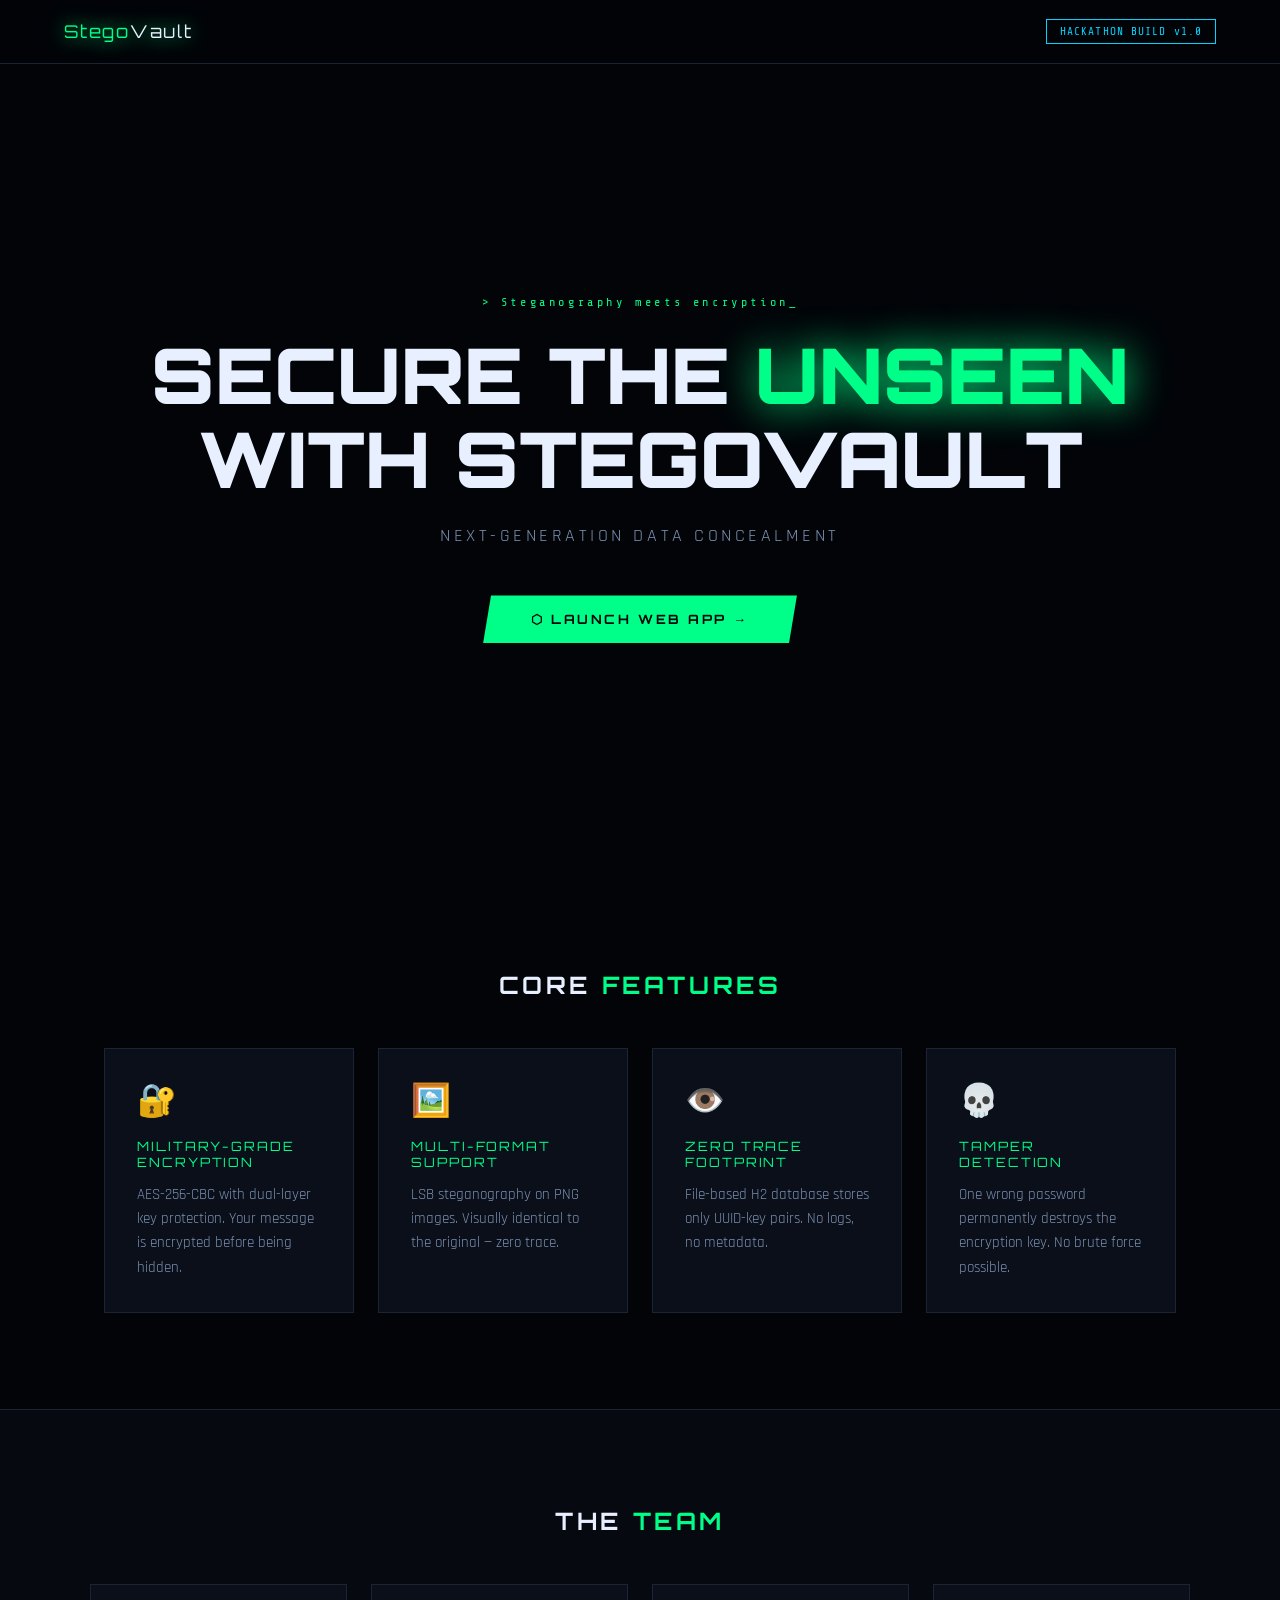
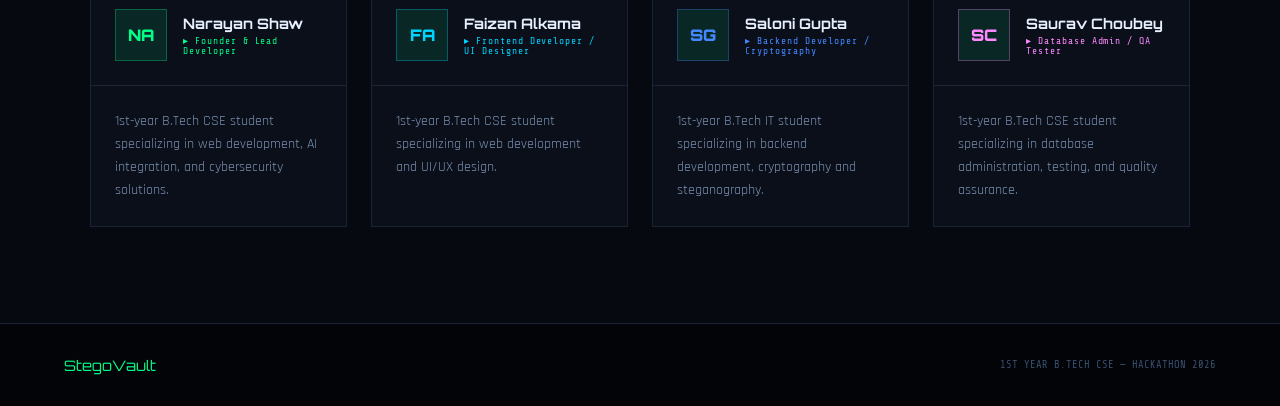
<file: stegovault/landing.html>
<!DOCTYPE html>
<html lang="en">
<head>
    <meta charset="UTF-8">
    <meta name="viewport" content="width=device-width, initial-scale=1.0">
    <title>StegoVault</title>
    <link href="https://fonts.googleapis.com/css2?family=Orbitron:wght@700;900&family=Share+Tech+Mono&family=Rajdhani:wght@400;600&display=swap" rel="stylesheet">
    <link rel="stylesheet" href="stylelanding.css">
        
</head>
<body>
    <nav>
    <div class="logo">Stego<span>Vault</span></div>
    <div class="nav-tag">HACKATHON BUILD v1.0</div>
</nav>

<!-- HERO -->
<section class="hero">
    <div class="hero-label">Steganography meets encryption</div>
    <h1>Secure the <span class="accent">Unseen</span><br/>with StegoVault</h1>
    <p>Next-Generation Data Concealment</p>
    <a href="index.html" class="btn-launch">⬡ Launch Web App →</a>
</section>

<!-- FEATURES -->
<section class="features">
    <h2 class="section-title">Core <span>Features</span></h2>
    <div class="features-grid">
        <div class="feature-card">
            <div class="feature-icon">🔐</div>
            <div class="feature-title">Military-Grade Encryption</div>
            <p class="feature-desc">AES-256-CBC with dual-layer key protection. Your message is encrypted before being hidden.</p>
        </div>
        <div class="feature-card">
            <div class="feature-icon">🖼️</div>
            <div class="feature-title">Multi-Format Support</div>
            <p class="feature-desc">LSB steganography on PNG images. Visually identical to the original — zero trace.</p>
        </div>
        <div class="feature-card">
            <div class="feature-icon">👁️</div>
            <div class="feature-title">Zero Trace Footprint</div>
            <p class="feature-desc">File-based H2 database stores only UUID-key pairs. No logs, no metadata.</p>
        </div>
        <div class="feature-card">
            <div class="feature-icon">💀</div>
            <div class="feature-title">Tamper Detection</div>
            <p class="feature-desc">One wrong password permanently destroys the encryption key. No brute force possible.</p>
        </div>
    </div>
</section>

<!-- TEAM -->
<section class="team">
    <h2 class="section-title" style="text-align:center; margin-bottom:3rem;">
        The <span style="color:var(--green)">Team</span>
    </h2>
    <div class="team-grid">
        <!-- Member 1 - UPDATE THIS -->
        <div class="team-card">
            <div class="team-card-top">
                <div class="avatar">NA</div>
                <div>
                    <div class="member-name">Narayan Shaw</div>
                    <div class="member-role">▸ Founder & Lead Developer</div>
                </div>
            </div>
            <div class="team-card-body">
                <p class="member-bio">1st-year B.Tech CSE student specializing in web development, AI integration, and cybersecurity solutions.</p>
            </div>
        </div>

        <!-- Member 2 - UPDATE THIS -->
        <div class="team-card">
            <div class="team-card-top">
                <div class="avatar" style="color:var(--cyan); border-color:rgba(0,212,255,0.3)">FA</div>
                <div>
                    <div class="member-name">Faizan Alkama</div>
                    <div class="member-role" style="color:var(--cyan)">▸ Frontend Developer / UI Designer</div>
                </div>
            </div>
            <div class="team-card-body">
                <p class="member-bio">1st-year B.Tech CSE student specializing in web development and UI/UX design.</p>
            </div>
        </div>

        <!-- Member 3 - UPDATE THIS -->
        <div class="team-card">
            <div class="team-card-top">
                <div class="avatar" style="color:#4488ff; border-color:rgba(68,136,255,0.3)">SG</div>
                <div>
                    <div class="member-name">Saloni Gupta</div>
                    <div class="member-role" style="color:#4488ff">▸ Backend Developer / Cryptography</div>
                </div>
            </div>
            <div class="team-card-body">
                <p class="member-bio">1st-year B.Tech IT student specializing in backend development, cryptography and steganography.</p>
            </div>
        </div>

        <!-- Member 4 - UPDATE THIS -->
        <div class="team-card">
            <div class="team-card-top">
                <div class="avatar" style="color:#ff88ff; border-color:rgba(255,136,255,0.3)">SC</div>
                <div>
                    <div class="member-name">Saurav Choubey</div>
                    <div class="member-role" style="color:#ff88ff">▸ Database Admin / QA Tester</div>
                </div>
            </div>
            <div class="team-card-body">
                <p class="member-bio">1st-year B.Tech CSE student specializing in database administration, testing, and quality assurance.</p>
            </div>
        </div>
    </div>
</section>

<footer>
    <div class="footer-logo">StegoVault</div>
    <div class="footer-copy">1ST YEAR B.TECH CSE — HACKATHON 2026</div>
</footer>

</body>
</html>
</file>
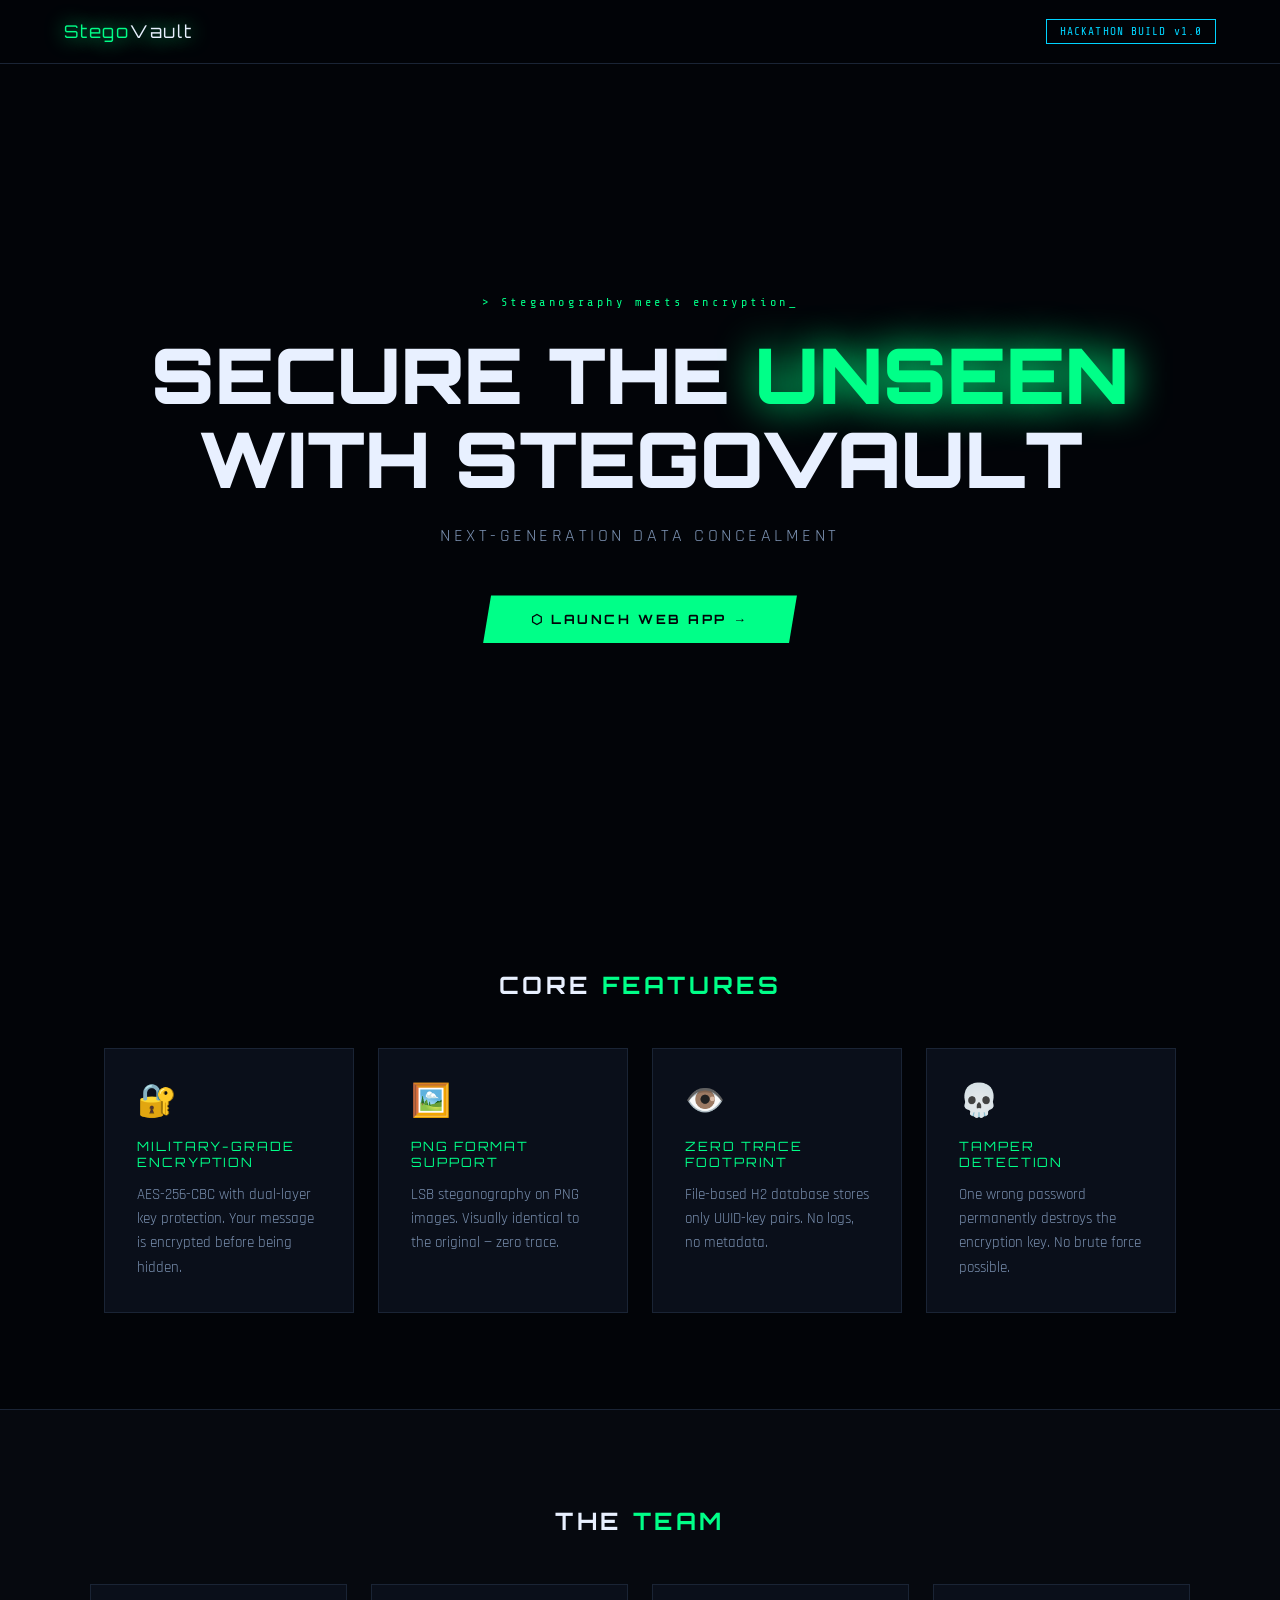
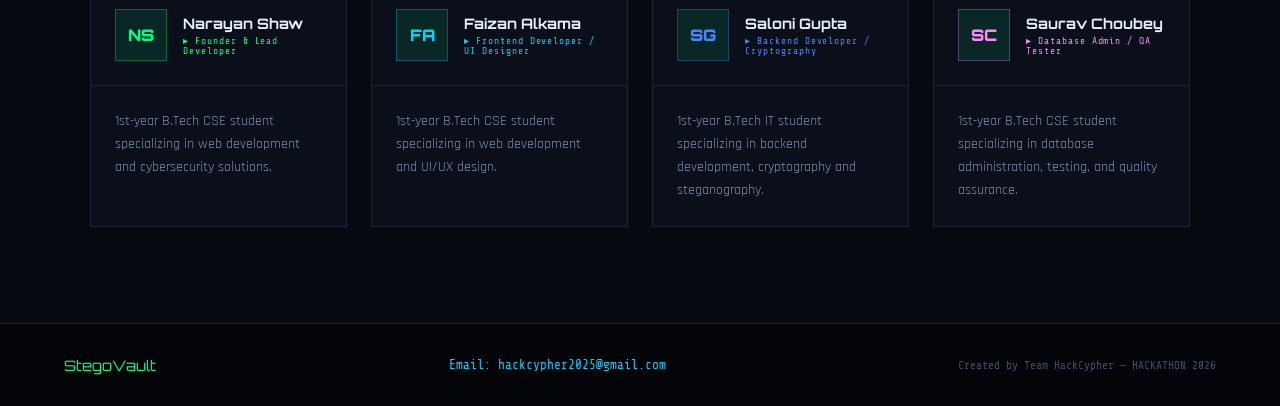
<file: target/classes/static/landing.html>
<!DOCTYPE html>
<html lang="en">
<head>
    <meta charset="UTF-8">
    <meta name="viewport" content="width=device-width, initial-scale=1.0">
    <title>StegoVault</title>
    <link href="https://fonts.googleapis.com/css2?family=Orbitron:wght@700;900&family=Share+Tech+Mono&family=Rajdhani:wght@400;600&display=swap" rel="stylesheet">
    <link rel="stylesheet" href="stylelanding.css">
        
</head>
<body>
    <nav>
    <div class="logo">Stego<span>Vault</span></div>
    <div class="nav-tag">HACKATHON BUILD v1.0</div>
</nav>

<!-- HERO SECTION-->
<section class="hero">
    <div class="hero-label">Steganography meets encryption</div>
    <h1>Secure the <span class="accent">Unseen</span><br/>with StegoVault</h1>
    <p>Next-Generation Data Concealment</p>
    <a href="index.html" class="btn-launch">⬡ Launch Web App →</a>
</section>

<!-- FEATURES CARDS -->
<section class="features">
    <h2 class="section-title">Core <span>Features</span></h2>
    <div class="features-grid">
        <div class="feature-card">
            <div class="feature-icon">🔐</div>
            <div class="feature-title">Military-Grade Encryption</div>
            <p class="feature-desc">AES-256-CBC with dual-layer key protection. Your message is encrypted before being hidden.</p>
        </div>
        <div class="feature-card">
            <div class="feature-icon">🖼️</div>
            <div class="feature-title">PNG Format Support</div>
            <p class="feature-desc">LSB steganography on PNG images. Visually identical to the original — zero trace.</p>
        </div>
        <div class="feature-card">
            <div class="feature-icon">👁️</div>
            <div class="feature-title">Zero Trace Footprint</div>
            <p class="feature-desc">File-based H2 database stores only UUID-key pairs. No logs, no metadata.</p>
        </div>
        <div class="feature-card">
            <div class="feature-icon">💀</div>
            <div class="feature-title">Tamper Detection</div>
            <p class="feature-desc">One wrong password permanently destroys the encryption key. No brute force possible.</p>
        </div>
    </div>
</section>

<!-- TEAM CARDS -->
<section class="team">
    <h2 class="section-title" style="text-align:center; margin-bottom:3rem;">
        The <span style="color:var(--green)">Team</span>
    </h2>
    <div class="team-grid">
        <!-- Member 1 -->
        <div class="team-card">
            <div class="team-card-top">
                <div class="avatar">NS</div>
                <div>
                    <div class="member-name">Narayan Shaw</div>
                    <div class="member-role">▸ Founder & Lead Developer</div>
                </div>
            </div>
            <div class="team-card-body">
                <p class="member-bio">1st-year B.Tech CSE student specializing in web development and cybersecurity solutions.</p>
            </div>
        </div>

        <!-- Member 2 -->
        <div class="team-card">
            <div class="team-card-top">
                <div class="avatar" style="color:var(--cyan); border-color:rgba(0,212,255,0.3)">FA</div>
                <div>
                    <div class="member-name">Faizan Alkama</div>
                    <div class="member-role" style="color:var(--cyan)">▸ Frontend Developer / UI Designer</div>
                </div>
            </div>
            <div class="team-card-body">
                <p class="member-bio">1st-year B.Tech CSE student specializing in web development and UI/UX design.</p>
            </div>
        </div>

        <!-- Member 3 -->
        <div class="team-card">
            <div class="team-card-top">
                <div class="avatar" style="color:#4488ff; border-color:rgba(68,136,255,0.3)">SG</div>
                <div>
                    <div class="member-name">Saloni Gupta</div>
                    <div class="member-role" style="color:#4488ff">▸ Backend Developer / Cryptography</div>
                </div>
            </div>
            <div class="team-card-body">
                <p class="member-bio">1st-year B.Tech IT student specializing in backend development, cryptography and steganography.</p>
            </div>
        </div>

        <!-- Member 4 -->
        <div class="team-card">
            <div class="team-card-top">
                <div class="avatar" style="color:#ff88ff; border-color:rgba(255,136,255,0.3)">SC</div>
                <div>
                    <div class="member-name">Saurav Choubey</div>
                    <div class="member-role" style="color:#ff88ff">▸ Database Admin / QA Tester</div>
                </div>
            </div>
            <div class="team-card-body">
                <p class="member-bio">1st-year B.Tech CSE student specializing in database administration, testing, and quality assurance.</p>
            </div>
        </div>
    </div>
</section>

<footer>
    <div class="footer-logo">StegoVault</div>
    <div class="footer-email">Email: hackcypher2025@gmail.com</div>
    <div class="footer-copy">Created by Team HackCypher — HACKATHON 2026</div>
</footer>

</body>
</html>
</file>
<file: stegovault/stylelanding.css>
:root {
            --bg:         #020408;
            --card:       #0a0f1a;
            --green:      #00ff88;
            --cyan:       #00d4ff;
            --text:       #e8f0ff;
            --muted:      #7a90b0;
            --dim:        #3a5070;
            --border:     #1a2435;
            --font-display: 'Orbitron', sans-serif;
            --font-mono:    'Share Tech Mono', monospace;
            --font-body:    'Rajdhani', sans-serif;
        }

        * { margin: 0; padding: 0; box-sizing: border-box; }
        body {
            background: var(--bg);
            color: var(--text);
            font-family: var(--font-body);
        }

        /* Navbar */
        nav {
            padding: 1.2rem 4rem;
            display: flex;
            justify-content: space-between;
            align-items: center;
            border-bottom: 1px solid var(--border);
            position: sticky;
            top: 0;
            background: rgba(2,4,8,0.9);
            backdrop-filter: blur(10px);
            z-index: 100;
        }

        .logo {
            font-family: var(--font-display);
            font-size: 1.1rem;
            color: var(--green);
            text-shadow: 0 0 20px var(--green);
            letter-spacing: 0.1em;
        }

        .logo span { color: var(--text); }

        .nav-tag {
            font-family: var(--font-mono);
            font-size: 0.7rem;
            color: var(--cyan);
            border: 1px solid var(--cyan);
            padding: 0.3rem 0.8rem;
            letter-spacing: 0.1em;
        }

        /* Hero */
        .hero {
            min-height: 90vh;
            display: flex;
            flex-direction: column;
            align-items: center;
            justify-content: center;
            text-align: center;
            padding: 4rem 2rem;
        }

        .hero-label {
            font-family: var(--font-mono);
            font-size: 0.75rem;
            color: var(--green);
            letter-spacing: 0.3em;
            margin-bottom: 1.5rem;
        }

        .hero-label::before { content: "> "; }
        .hero-label::after {
            content: "_";
            animation: blink 1s step-end infinite;
        }

        @keyframes blink {
            50% { opacity: 0; }
        }

        .hero h1 {
            font-family: var(--font-display);
            font-size: clamp(2.5rem, 6vw, 5rem);
            font-weight: 900;
            text-transform: uppercase;
            line-height: 1.1;
        }

        .hero h1 .accent {
            color: var(--green);
            text-shadow: 0 0 40px var(--green);
        }

        .hero p {
            margin-top: 1.5rem;
            font-size: 1.1rem;
            color: var(--muted);
            letter-spacing: 0.2em;
            text-transform: uppercase;
        }

        .btn-launch {
            margin-top: 3rem;
            padding: 1rem 3rem;
            font-family: var(--font-display);
            font-size: 0.8rem;
            font-weight: 700;
            letter-spacing: 0.2em;
            text-transform: uppercase;
            text-decoration: none;
            color: var(--bg);
            background: var(--green);
            border: none;
            cursor: pointer;
            transition: all 0.3s;
            clip-path: polygon(8px 0%,100% 0%,calc(100% - 8px) 100%,0% 100%);
        }

        .btn-launch:hover {
            background: var(--cyan);
            box-shadow: 0 0 40px rgba(0,212,255,0.5);
            transform: translateY(-3px);
        }

        /* Features */
        .features {
            padding: 6rem 4rem;
            max-width: 1200px;
            margin: 0 auto;
        }

        .section-title {
            font-family: var(--font-display);
            font-size: 1.5rem;
            text-align: center;
            text-transform: uppercase;
            letter-spacing: 0.15em;
            margin-bottom: 3rem;
        }

        .section-title span { color: var(--green); }

        .features-grid {
            display: grid;
            grid-template-columns: repeat(auto-fit, minmax(250px, 1fr));
            gap: 1.5rem;
        }

        .feature-card {
            background: var(--card);
            border: 1px solid var(--border);
            padding: 2rem;
            transition: all 0.3s;
        }

        .feature-card:hover {
            border-color: rgba(0,255,136,0.3);
            transform: translateY(-4px);
        }

        .feature-icon { font-size: 2rem; margin-bottom: 1rem; }

        .feature-title {
            font-family: var(--font-display);
            font-size: 0.8rem;
            color: var(--green);
            letter-spacing: 0.15em;
            text-transform: uppercase;
            margin-bottom: 0.8rem;
        }

        .feature-desc {
            color: var(--muted);
            font-size: 0.95rem;
            line-height: 1.6;
        }

        /* Team */
        .team {
            padding: 6rem 4rem;
            background: #06090f;
            border-top: 1px solid var(--border);
        }

        .team-grid {
            display: grid;
            grid-template-columns: repeat(auto-fit, minmax(240px, 1fr));
            gap: 1.5rem;
            max-width: 1100px;
            margin: 0 auto;
        }

        .team-card {
            background: var(--card);
            border: 1px solid var(--border);
            overflow: hidden;
            transition: all 0.3s;
        }

        .team-card:hover {
            border-color: rgba(0,255,136,0.3);
            transform: translateY(-5px);
        }

        .team-card-top {
            padding: 1.5rem;
            border-bottom: 1px solid var(--border);
            display: flex;
            align-items: center;
            gap: 1rem;
        }

        .avatar {
            width: 52px;
            height: 52px;
            background: rgba(0,255,136,0.1);
            border: 1px solid rgba(0,255,136,0.3);
            display: flex;
            align-items: center;
            justify-content: center;
            font-family: var(--font-display);
            font-weight: 900;
            color: var(--green);
            font-size: 1rem;
            flex-shrink: 0;
        }

        .member-name {
            font-family: var(--font-display);
            font-size: 0.9rem;
            font-weight: 700;
        }

        .member-role {
            font-family: var(--font-mono);
            font-size: 0.6rem;
            color: var(--green);
            letter-spacing: 0.1em;
            margin-top: 0.2rem;
        }

        .team-card-body {
            padding: 1.5rem;
        }

        .member-bio {
            color: var(--muted);
            font-size: 0.9rem;
            line-height: 1.6;
        }

        /* Footer */
        footer {
            padding: 2rem 4rem;
            border-top: 1px solid var(--border);
            display: flex;
            justify-content: space-between;
            align-items: center;
        }

        .footer-logo {
            font-family: var(--font-display);
            font-size: 0.9rem;
            color: var(--green);
        }

        .footer-copy {
            font-family: var(--font-mono);
            font-size: 0.65rem;
            color: var(--dim);
        }
</file>
<file: target/classes/static/stylelanding.css>
:root {
            --bg:         #020408;
            --card:       #0a0f1a;
            --green:      #00ff88;
            --cyan:       #00d4ff;
            --text:       #e8f0ff;
            --muted:      #7a90b0;
            --dim:        #3a5070;
            --border:     #1a2435;
            --font-display: 'Orbitron', sans-serif;
            --font-mono:    'Share Tech Mono', monospace;
            --font-body:    'Rajdhani', sans-serif;
        }

        * { margin: 0; padding: 0; box-sizing: border-box; }
        body {
            background: var(--bg);
            color: var(--text);
            font-family: var(--font-body);
        }

        /* Navbar */
        nav {
            padding: 1.2rem 4rem;
            display: flex;
            justify-content: space-between;
            align-items: center;
            border-bottom: 1px solid var(--border);
            position: sticky;
            top: 0;
            background: rgba(2,4,8,0.9);
            backdrop-filter: blur(10px);
            z-index: 100;
        }

        .logo {
            font-family: var(--font-display);
            font-size: 1.1rem;
            color: var(--green);
            text-shadow: 0 0 20px var(--green);
            letter-spacing: 0.1em;
        }

        .logo span { color: var(--text); }

        .nav-tag {
            font-family: var(--font-mono);
            font-size: 0.7rem;
            color: var(--cyan);
            border: 1px solid var(--cyan);
            padding: 0.3rem 0.8rem;
            letter-spacing: 0.1em;
        }

        /* Hero */
        .hero {
            min-height: 90vh;
            display: flex;
            flex-direction: column;
            align-items: center;
            justify-content: center;
            text-align: center;
            padding: 4rem 2rem;
        }

        .hero-label {
            font-family: var(--font-mono);
            font-size: 0.75rem;
            color: var(--green);
            letter-spacing: 0.3em;
            margin-bottom: 1.5rem;
        }

        .hero-label::before { content: "> "; }
        .hero-label::after {
            content: "_";
            animation: blink 1s step-end infinite;
        }

        @keyframes blink {
            50% { opacity: 0; }
        }

        .hero h1 {
            font-family: var(--font-display);
            font-size: clamp(2.5rem, 6vw, 5rem);
            font-weight: 900;
            text-transform: uppercase;
            line-height: 1.1;
        }

        .hero h1 .accent {
            color: var(--green);
            text-shadow: 0 0 40px var(--green);
        }

        .hero p {
            margin-top: 1.5rem;
            font-size: 1.1rem;
            color: var(--muted);
            letter-spacing: 0.2em;
            text-transform: uppercase;
        }

        .btn-launch {
            margin-top: 3rem;
            padding: 1rem 3rem;
            font-family: var(--font-display);
            font-size: 0.8rem;
            font-weight: 700;
            letter-spacing: 0.2em;
            text-transform: uppercase;
            text-decoration: none;
            color: var(--bg);
            background: var(--green);
            border: none;
            cursor: pointer;
            transition: all 0.3s;
            clip-path: polygon(8px 0%,100% 0%,calc(100% - 8px) 100%,0% 100%);
        }

        .btn-launch:hover {
            background: var(--cyan);
            box-shadow: 0 0 40px rgba(0,212,255,0.5);
            transform: translateY(-3px);
        }

        /* Features */
        .features {
            padding: 6rem 4rem;
            max-width: 1200px;
            margin: 0 auto;
        }

        .section-title {
            font-family: var(--font-display);
            font-size: 1.5rem;
            text-align: center;
            text-transform: uppercase;
            letter-spacing: 0.15em;
            margin-bottom: 3rem;
        }

        .section-title span { color: var(--green); }

        .features-grid {
            display: grid;
            grid-template-columns: repeat(auto-fit, minmax(250px, 1fr));
            gap: 1.5rem;
        }

        .feature-card {
            background: var(--card);
            border: 1px solid var(--border);
            padding: 2rem;
            transition: all 0.3s;
        }

        .feature-card:hover {
            border-color: rgba(0,255,136,0.3);
            transform: translateY(-4px);
        }

        .feature-icon { font-size: 2rem; margin-bottom: 1rem; }

        .feature-title {
            font-family: var(--font-display);
            font-size: 0.8rem;
            color: var(--green);
            letter-spacing: 0.15em;
            text-transform: uppercase;
            margin-bottom: 0.8rem;
        }

        .feature-desc {
            color: var(--muted);
            font-size: 0.95rem;
            line-height: 1.6;
        }

        /* Team */
        .team {
            padding: 6rem 4rem;
            background: #06090f;
            border-top: 1px solid var(--border);
        }

        .team-grid {
            display: grid;
            grid-template-columns: repeat(auto-fit, minmax(240px, 1fr));
            gap: 1.5rem;
            max-width: 1100px;
            margin: 0 auto;
        }

        .team-card {
            background: var(--card);
            border: 1px solid var(--border);
            overflow: hidden;
            transition: all 0.3s;
        }

        .team-card:hover {
            border-color: rgba(0,255,136,0.3);
            transform: translateY(-5px);
        }

        .team-card-top {
            padding: 1.5rem;
            border-bottom: 1px solid var(--border);
            display: flex;
            align-items: center;
            gap: 1rem;
        }

        .avatar {
            width: 52px;
            height: 52px;
            background: rgba(0,255,136,0.1);
            border: 1px solid rgba(0,255,136,0.3);
            display: flex;
            align-items: center;
            justify-content: center;
            font-family: var(--font-display);
            font-weight: 900;
            color: var(--green);
            font-size: 1rem;
            flex-shrink: 0;
        }

        .member-name {
            font-family: var(--font-display);
            font-size: 0.9rem;
            font-weight: 700;
        }

        .member-role {
            font-family: var(--font-mono);
            font-size: 0.6rem;
            color: var(--green);
            letter-spacing: 0.1em;
            margin-top: 0.2rem;
        }

        .team-card-body {
            padding: 1.5rem;
        }

        .member-bio {
            color: var(--muted);
            font-size: 0.9rem;
            line-height: 1.6;
        }

        /* Footer */
        footer {
            padding: 2rem 4rem;
            border-top: 1px solid var(--border);
            display: flex;
            justify-content: space-between;
            align-items: center;
        }

        .footer-logo {
            font-family: var(--font-display);
            font-size: 0.9em;
            color: var(--green);
        }

        .footer-email {
            font-family: var(--font-mono);
            font-size: 0.8rem;
            color: var(--cyan);
        }

        .footer-copy {
            font-family: var(--font-mono);
            font-size: 0.7rem;
            color: var(--dim);
        }
</file>
